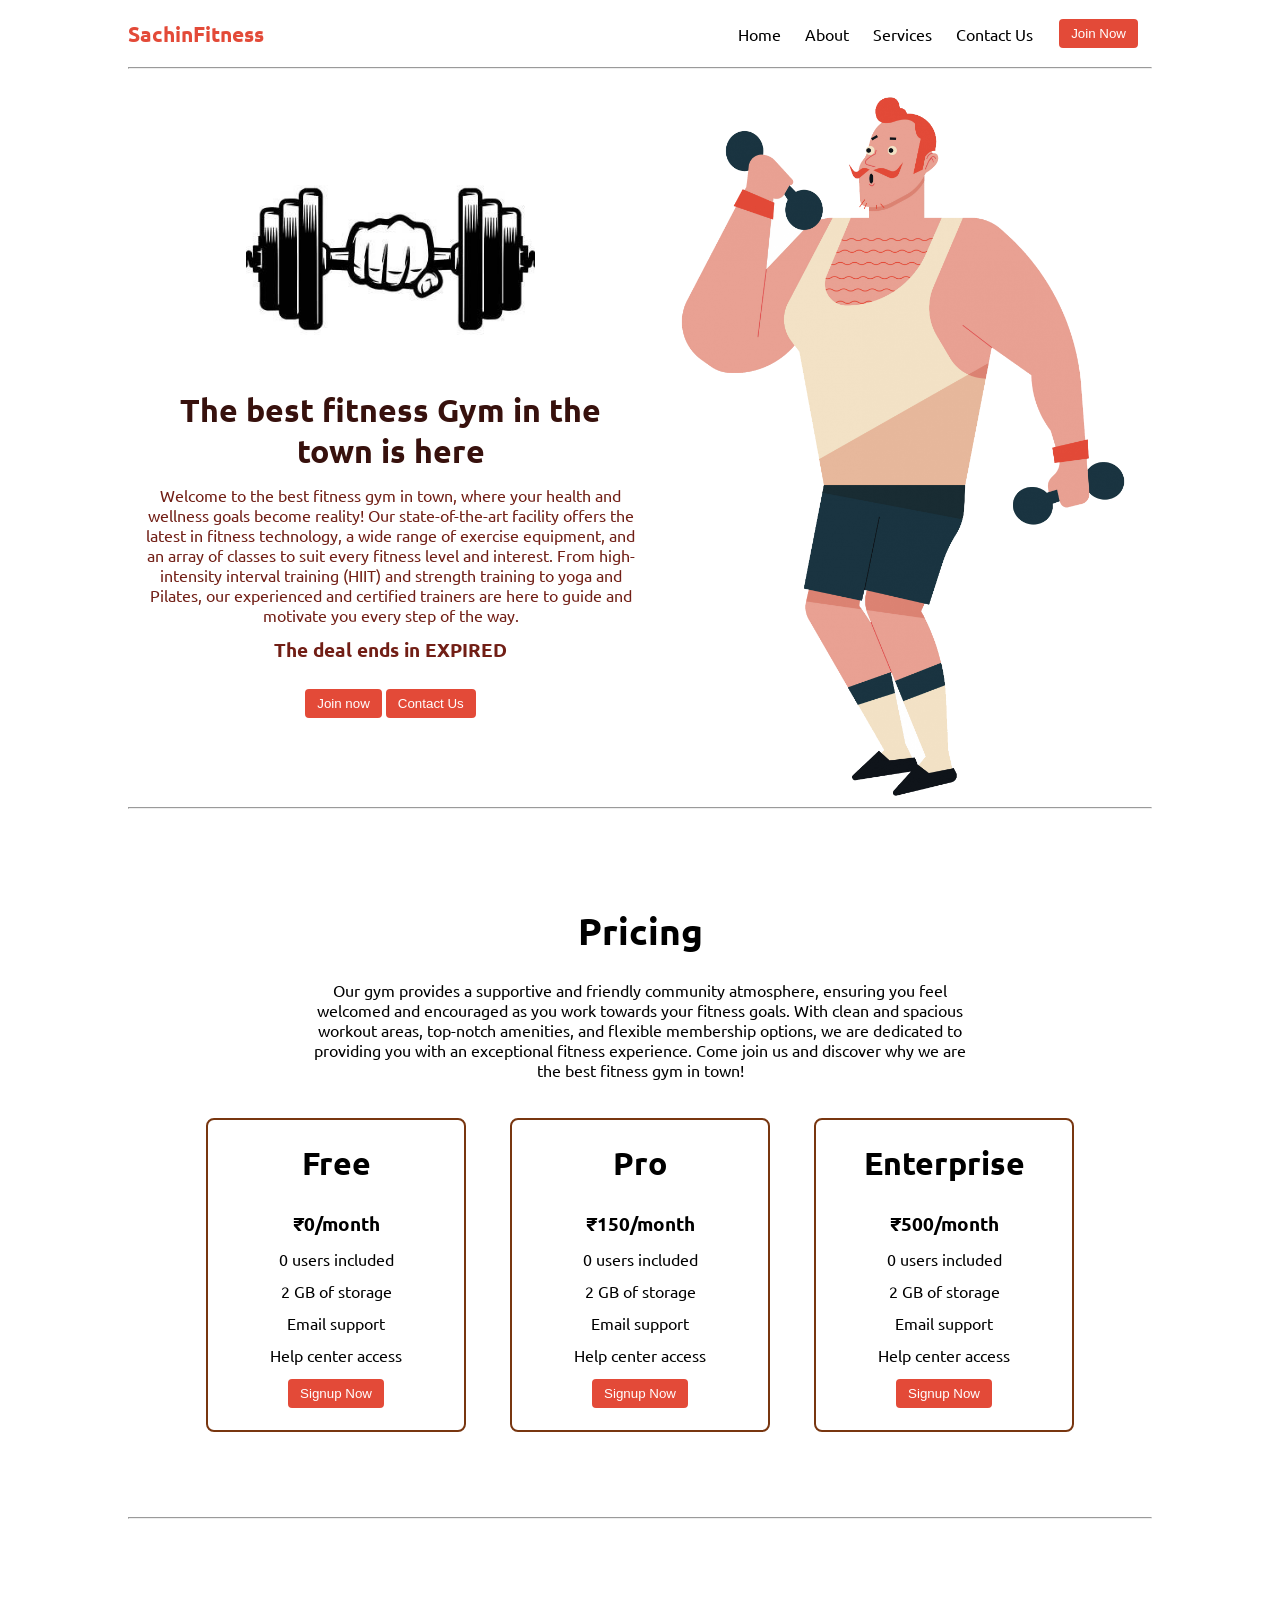
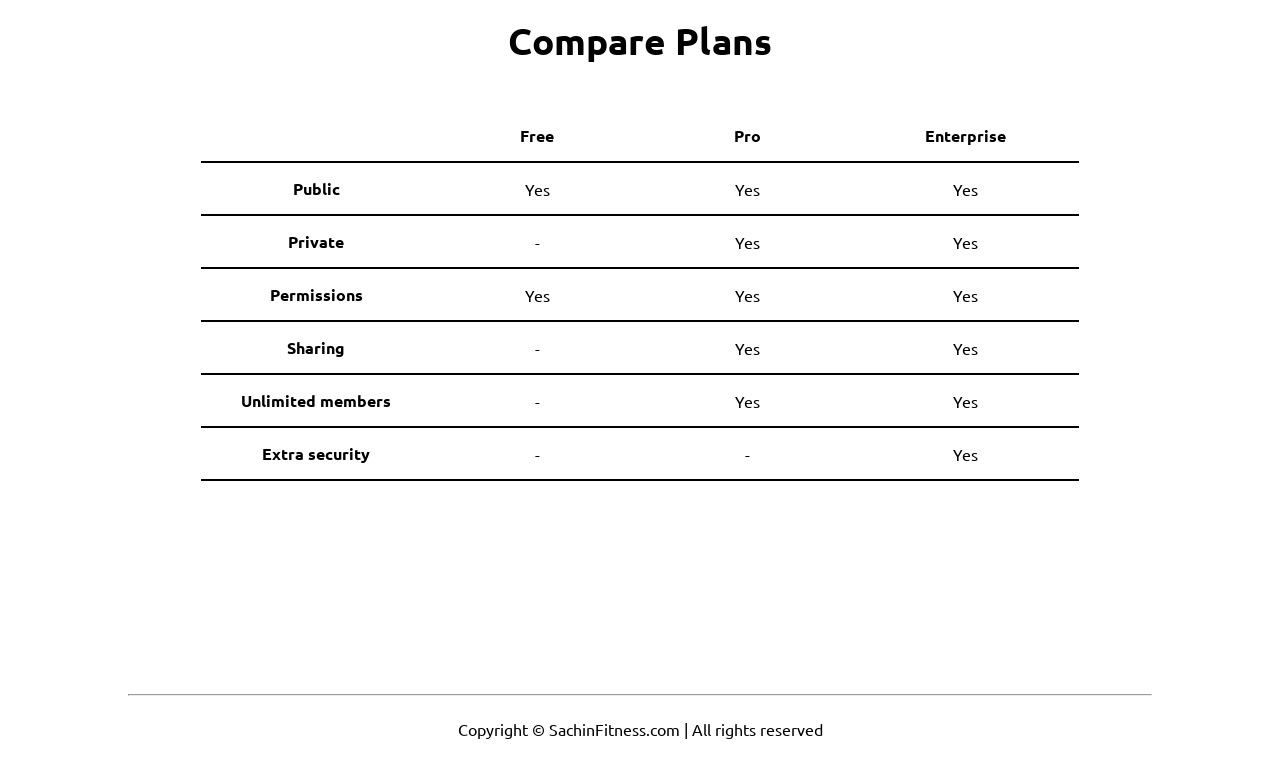
<file: index.html>
<!DOCTYPE html>
<html lang="en">

<head>
    <meta charset="UTF-8">
    <meta http-equiv="X-UA-Compatible" content="IE=edge">
    <meta name="viewport" content="width=device-width, initial-scale=1.0">
    <title>SachinFitness - The best fitness gym in the town</title>
    <link rel="stylesheet" href="style.css">
    <script src="timer.js"></script>
    <link rel="stylesheet" href="utils.css">
</head>

<body class='overflow-x-hidden'>
    <div class="container mx-auto">
        <header>
            <nav class="flex justify-between">
                <div class="logo font-bold flex items-center text-blue">SachinFitness</div>
                <ul class="navbar flex items-center">
                    <li>Home</li>
                    <li>About</li>
                    <li>Services</li>
                    <li>Contact Us</li>
                    <li><button class="btn">Join Now</button></li>
                </ul>
            </nav>
            <hr>
        </header>
        <main class="min-h-screen">
            <section class="section1">
                <div class="flex">
                    <div class="topleft flex flex-col justify-center px-2">
                        <div class=" text-center">
                            <img class="dumbellimg" src="dumbell.png" alt="">
                        </div>
                        <h1 class="my-1 text-center">The best fitness Gym in the town is here</h1>
                        <p class=" text-center">Welcome to the best fitness gym in town, where your health and wellness goals become reality! Our state-of-the-art facility offers the latest in fitness technology, a wide range of exercise equipment, and an array of classes to suit every fitness level and interest. From high-intensity interval training (HIIT) and strength training to yoga and Pilates, our experienced and certified trainers are here to guide and motivate you every step of the way.</p>
                            <!-- Display the countdown timer in an element -->
                            <p class="deal text-center">The deal ends in <span id="demo"></span></p>
                            <div class="buttons">
                                <button class="btn">Join now</button>
                                <button class="btn">Contact Us</button>
                            </div>
                    </div>
                    <div class="topright flex justify-center">
                        <img class="gymimg" src="gym.png" alt="">
                    </div>
                </div>
            </section>
            <hr>
            <section class="section2">
                <h1 class="text-center my-2">Pricing</h1>
                <p class="my-2">Our gym provides a supportive and friendly community atmosphere, ensuring you feel welcomed and encouraged as you work towards your fitness goals. With clean and spacious workout areas, top-notch amenities, and flexible membership options, we are dedicated to providing you with an exceptional fitness experience. Come join us and discover why we are the best fitness gym in town!</p>
                <div class="boxes flex justify-center">
                    <div class="box">
                        <h2>Free</h2>
                        <ul>
                            <li class="highlighted">₹0/month</li>
                            <li>0 users included</li>
                            <li>2 GB of storage</li>
                            <li>Email support</li>
                            <li>Help center access</li>
                            <li><button class="btn">Signup Now</button></li>
                        </ul>
                    </div>
                    <div class="box">
                        <h2>Pro</h2>
                        <ul>
                            <li class="highlighted">₹150/month</li>
                            <li>0 users included</li>
                            <li>2 GB of storage</li>
                            <li>Email support</li>
                            <li>Help center access</li>
                            <li><button class="btn">Signup Now</button></li>
                        </ul>
                    </div>
                    <div class="box">
                        <h2>Enterprise</h2>
                        <ul>
                            <li class="highlighted">₹500/month</li>
                            <li>0 users included</li>
                            <li>2 GB of storage</li>
                            <li>Email support</li>
                            <li>Help center access</li>
                            <li><button class="btn">Signup Now</button></li>
                        </ul>
                    </div>

                </div>
            </section>
            <hr>
            <section class="section3">
                <h1 class="text-center my-2">Compare Plans</h1>
                <div class="container plantable">
                    <table class="table text-center">
                      <thead>
                        <tr>
                          <th></th><th>Free</th>
                          <th>Pro</th>
                          <th>Enterprise</th>
                        </tr>
                      </thead>
                      <tbody>
                        <tr>
                          <th scope="row" class="text-start">Public</th>
                          <td>Yes</svg></td>
                          <td>Yes</svg></td>
                          <td>Yes</svg></td>
                        </tr>
                        <tr>
                          <th scope="row" class="text-start">Private</th>
                          <td>-</td>
                          <td>Yes</svg></td>
                          <td>Yes</svg></td>
                        </tr>
                      </tbody>
              
                      <tbody>
                        <tr>
                          <th scope="row" class="text-start">Permissions</th>
                          <td>Yes</svg></td>
                          <td>Yes</svg></td>
                          <td>Yes</svg></td>
                        </tr>
                        <tr>
                          <th scope="row" class="text-start">Sharing</th>
                          <td>-</td>
                          <td>Yes</svg></td>
                          <td>Yes</svg></td>
                        </tr>
                        <tr>
                          <th scope="row" class="text-start">Unlimited members</th>
                          <td>-</td>
                          <td>Yes</svg></td>
                          <td>Yes</svg></td>
                        </tr>
                        <tr>
                          <th scope="row" class="text-start">Extra security</th>
                          <td>-</td>
                          <td>-</td>
                          <td>Yes</svg></td>
                        </tr>
                      </tbody>
                    </table>
            </section>
            <hr>
        </main>
        <footer>
            Copyright &copy; SachinFitness.com | All rights reserved
        </footer>

    </div>
</body>

</html>
</file>
<file: style.css>
@import url('https://fonts.googleapis.com/css2?family=Ubuntu:wght@300&display=swap');

*{
    margin: 0;
    padding: 0;
}

.container{
    max-width: 80vw;
    font-family: 'Ubuntu', sans-serif;
}

.navbar{
    display: flex;
    height: 67px;
}
.navbar li{
    list-style: none;
    margin: 0 12px;
}

.topleft{
    width: 50%;
}

.topright{ 
    width: 50%;
}

.section1{
   max-height: 100vh; 
   color: #711e15;
}

.section1 h1{
    color: #37110d;
    font-size: 2rem;
}

.logo{
    font-size: 1.3rem;
}

.dumbellimg{
    width: 289px;
}

.topright .gymimg{
    width: 466px;
}

.section2{
    padding: 73px;
}

.section2 h1{
    font-size: 2.3rem;
}

.section2 p{
    padding: 0 8vw;
    text-align: center;
}

.box{
    padding: 8px 0;
    margin: 12px 22px;
    min-width: 20vw;
    border: 2px solid rgb(120, 54, 16);
    border-radius: 8px;
    text-align: center;
}

.box h2{
    font-size: 2rem;
    padding: 15px 0;
}

.highlighted{
    font-size: 1.2rem;
    font-weight: bolder;
}

.box ul{
    list-style-type: none;
}

.box ul li{
   margin: 12px 2px;
}

.plantable{
    display: flex;
    justify-content: center;
    align-items: center;
}

.section3 table{
    width: 100%;
    margin-bottom: 140px;
    margin-top: 20px;
    border-collapse: collapse;
}

.section3 table th{ 
    width: 23vw; 
    border-bottom: 2px solid black;
    padding: 15px 0;
} 

.section3 table td{   
    border-bottom: 2px solid black; 
} 
 

.section3 h1{
    font-size: 2.3rem;
}

.section3{
    padding: 73px;
}

footer{
    padding: 23px;
    text-align: center;
}
.buttons{
    display: flex;
    justify-content: center;
    align-items: center;
    margin: 12px;
}

.deal{
    font-size: 1.2rem;
    font-weight: bolder;
    margin: 12px 0;
}
</file>
<file: utils.css>
.min-h-screen{
    min-height: 100vh;
}

.bg-red{
    background-color: red;
}

.mx-auto{
    margin-left: auto;
    margin-right: auto;
}

.flex{
    display: flex;
}

.items-center{
    align-items: center;
}

.justify-between{
    justify-content: space-between;
}

.justify-center{
    justify-content: center;
}

.flex-col{
    flex-direction: column;
}

.font-bold{
    font-weight: bolder;
}

.my-1{
    margin-top: 13px;
    margin-bottom: 13px;
}

.my-2{
    margin-top: 26px;
    margin-bottom: 26px;
}

.px-2{
    padding-left: 13px;
    padding-right: 13px;
}

.text-blue{
    color: rgb(227 74 56);;
}

.btn{
    padding:7px 12px;
    border: 2px solid white;
    border-radius: 6px;
    cursor: pointer;
    color: white;
    background-color: rgb(227 74 56);;
}

.overflow-x-hidden{
    overflow-x: hidden;
}

.text-center{
    text-align: center;
}
</file>
